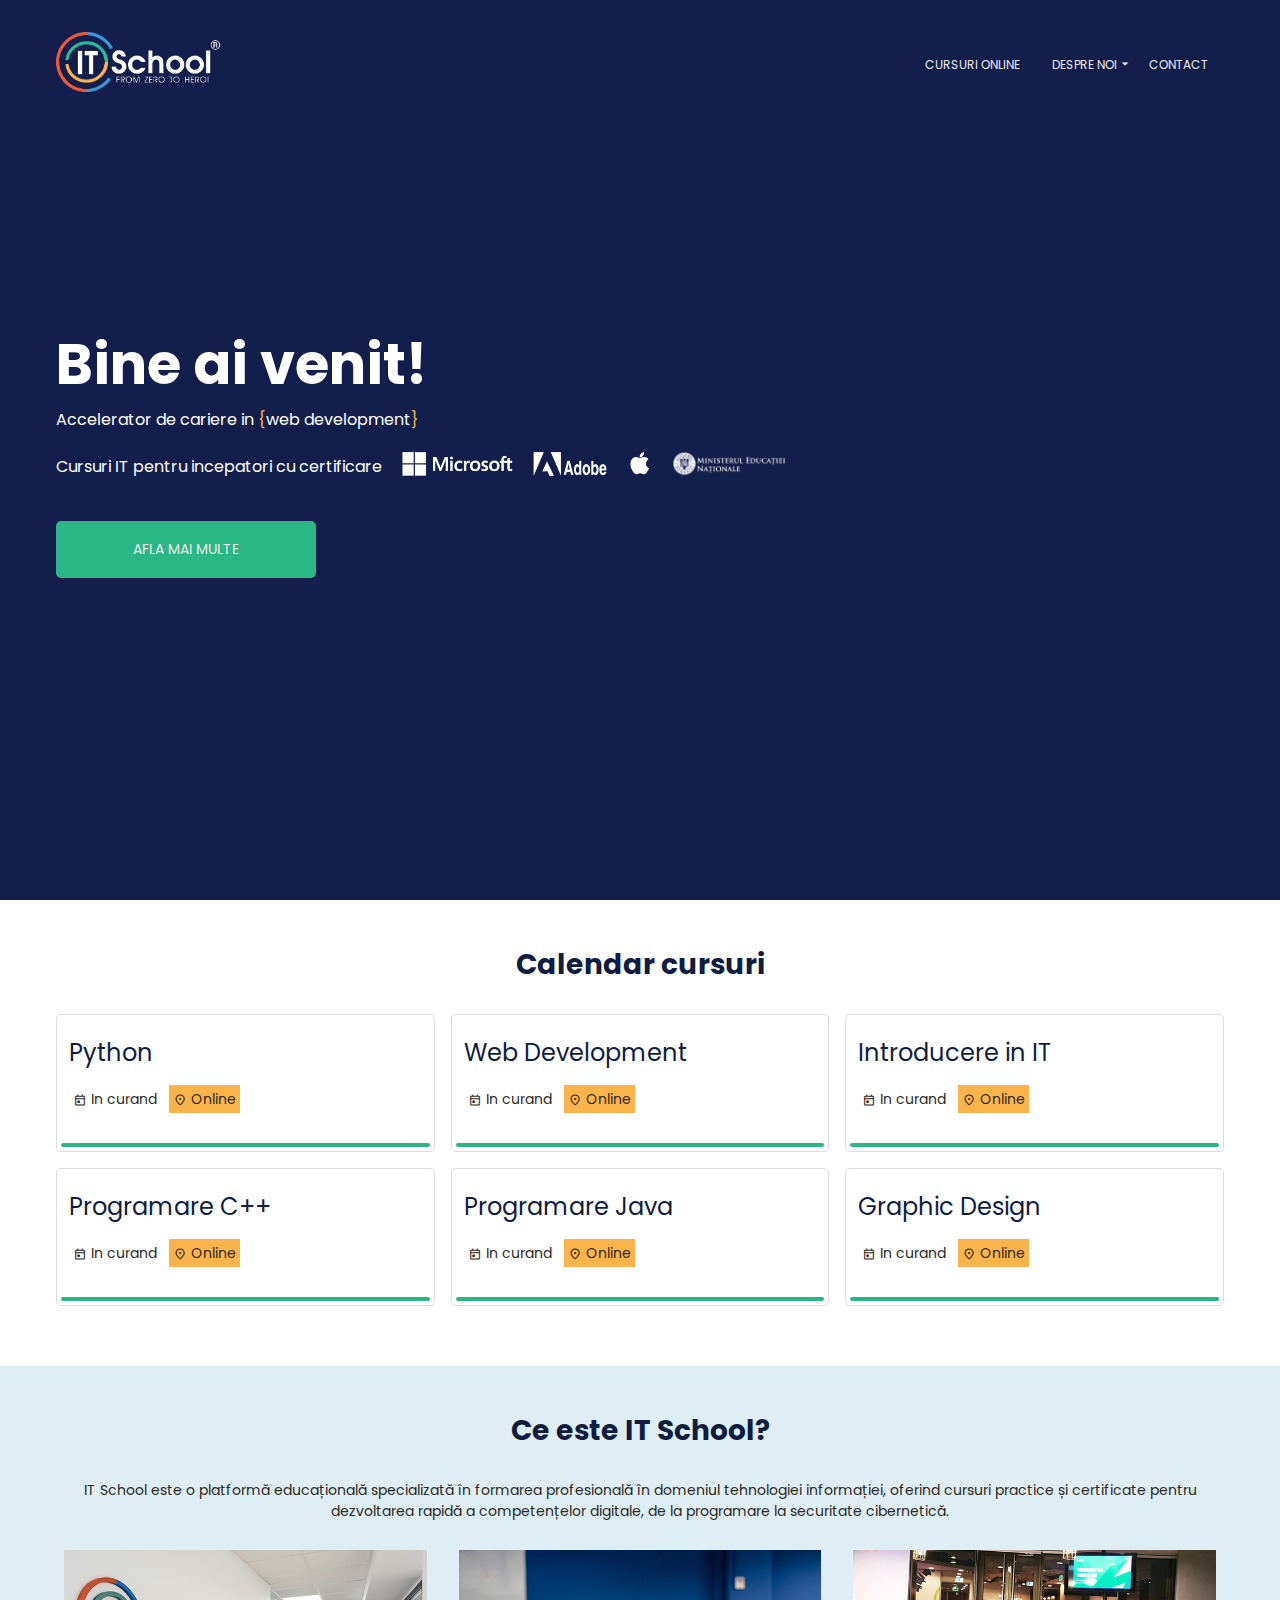
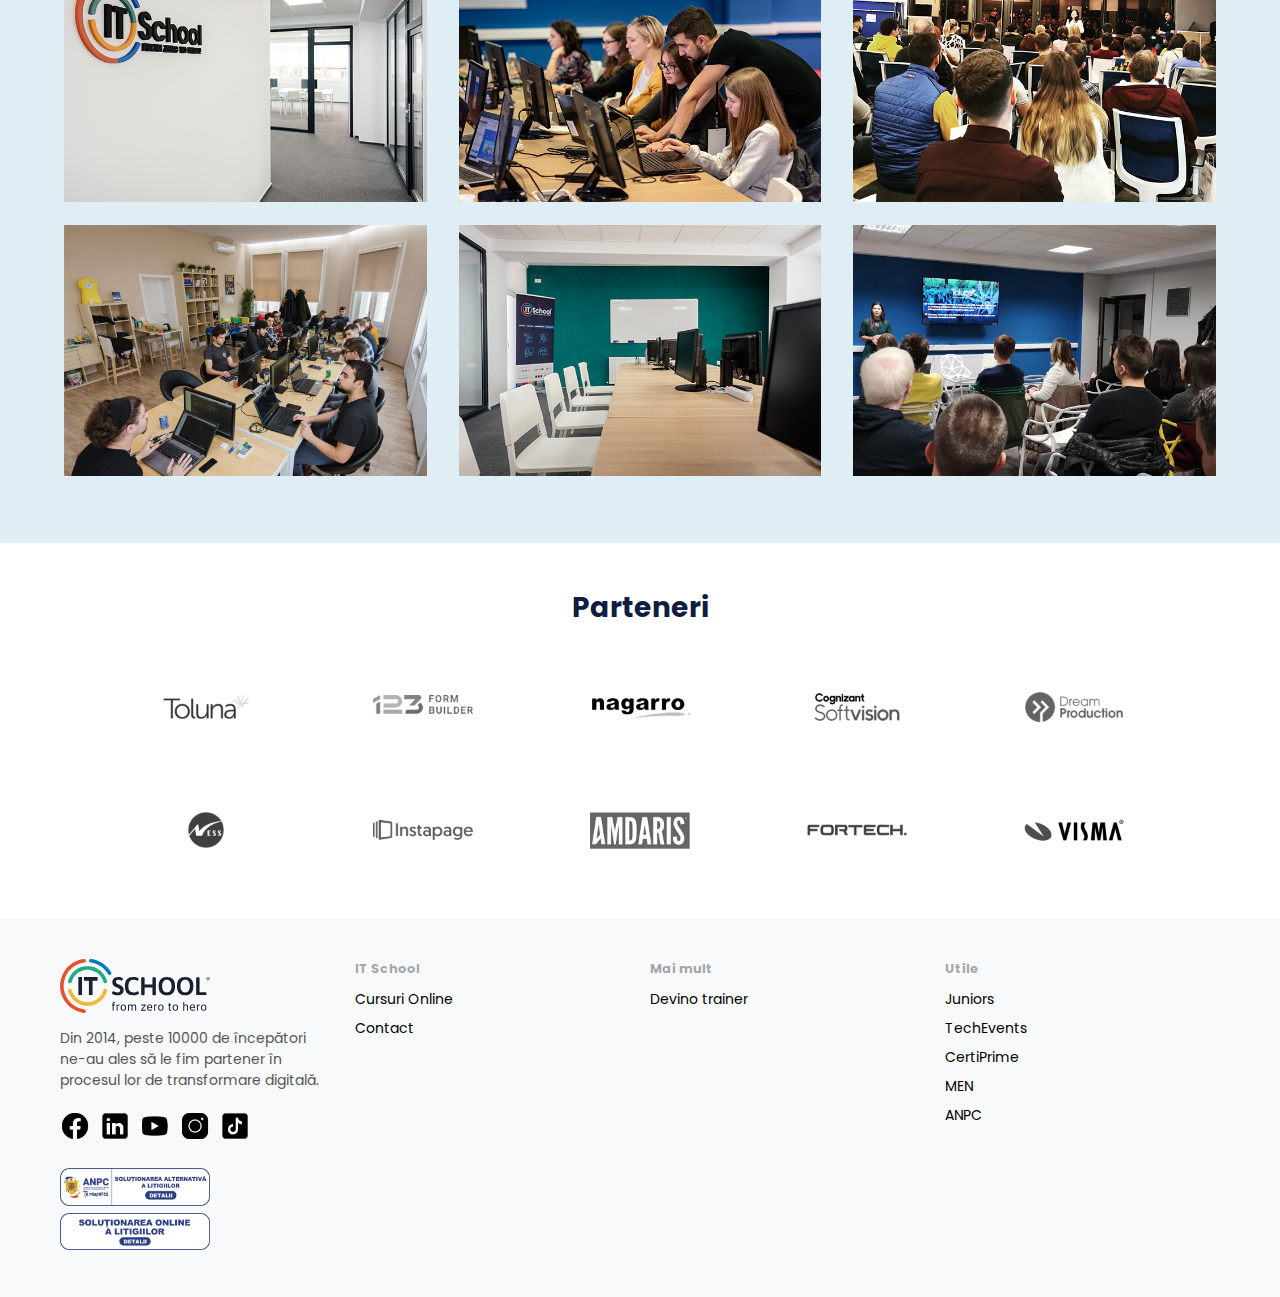
<file: IT School Clone/index.html>
<!DOCTYPE html>
<html lang="en">
<head>
    <meta charset="UTF-8">
    <meta name="viewport" content="width=device-width, initial-scale=1.0">
    <title>Clona IT School</title>
    <!-- Adaugam meta pt Google -->
     <meta name="description" content="O replica a site-ului it school" />

    <!-- Includem font-urile pt prima oara -->
     <link rel="preconnect" href="https://fonts.googleapis.com" />
     <link rel="preconnect" href="https://fonts.gstatic.com" crossorigin/>
     <link
     href="https://fonts.googleapis.com/css2?family=Poppins:ital,wght@0,400;0,700;1,400&display=swap"
     rel="stylesheet"
   />

   <!-- pentru iconite -->
   <link
   rel="stylesheet"
   href="https://fonts.googleapis.com/css2?family=Material+Symbols+Outlined:opsz,wght,FILL,GRAD@24,400,0,0"
 />
 
 <!-- includem CSS-urile noastre -->
  <link rel="stylesheet" href="css/main.css" />
  <link rel="stylesheet" href="css/home.css" />

</head>
<body>
<nav>
  <div class="container">

  
<a href="index.html" class="logo-link">
  <img src="img/itschool-logo.png" alt="itschool logo"/>
</a>
<div class="menu-icon-container">
  <span class="material-symbols-outlined menu-icon"> menu </span>
  <input type="checkbox" />


<ul>
    <li>
       <a href="pages/courses.html"> Cursuri Online</a>
    </li>
    <li class="about-us">
        <a href="pages/about.html">
            Despre noi
            <span class="material-symbols-outlined arrow-down-icon">
              arrow_drop_down
            </span>
        </a>
     <div class="submenu">
      <a href="index.html">IT School</a>
      <a href="pages/about.html">Despre noi</a>
     </div>

    </li>
    <li>
        <a href="pages/contact.html"> Contact</a>
     </li>

</ul>
</div>
</div>

</nav>
<main>
<section class="welcome">
  <div class="container">
   <h1>Bine ai venit!</h1>
   <p>
    Accelerator de cariere in <span>{</span>web development<span>}</span>
   </p>
   <p>
    Cursuri IT pentru incepatori cu certificare
    <img src="img/microsoft.png" alt="Microsoft" />
    <img src="img/adobe.png" alt="Adobe" />
    <img src="img/apple.png" alt="Apple" />
    <img src="img/minister.png" alt="Ministerul Educatiei" />

   </p>

    <a href="pages/courses.html" target="_blank">Afla mai multe</a>

  </div>
</section>


<section class="courses">
  <div class="container grid">
    <h2>Calendar cursuri</h2>
    <div class="courses-container">
    <!-- fiecare curs are aceeasi structura -->
     <div class="course-wrapper">
     <div class="course">
      <div class="content">
        <h3>Python</h3>
        <div class="badges">
          <span class="date">
            <span class="material-symbols-outlined"> today</span>
            <span> In curand</span>
          </span>
          <span class="place">
            <span class="material-symbols-outlined">
              location_on
            </span>
            <span>Online</span>
          </span>


        </div>
      </div>
      <div class="bar"></div>
     </div>
     </div>


     <div class="course-wrapper">
      <div class="course">
       <div class="content">
         <h3>Web Development</h3>
         <div class="badges">
           <span class="date">
             <span class="material-symbols-outlined"> today</span>
             <span> In curand</span>
           </span>
           <span class="place">
             <span class="material-symbols-outlined">
               location_on
             </span>
             <span>Online</span>
           </span>
 
 
         </div>
       </div>
       <div class="bar"></div>
      </div>
      </div>

      <div class="course-wrapper">
        <div class="course">
         <div class="content">
           <h3>Introducere in IT</h3>
           <div class="badges">
             <span class="date">
               <span class="material-symbols-outlined"> today</span>
               <span> In curand</span>
             </span>
             <span class="place">
               <span class="material-symbols-outlined">
                 location_on
               </span>
               <span>Online</span>
             </span>
   
   
           </div>
         </div>
         <div class="bar"></div>
        </div>
        </div>

        <div class="course-wrapper">
          <div class="course">
           <div class="content">
             <h3>Programare C++</h3>
             <div class="badges">
               <span class="date">
                 <span class="material-symbols-outlined"> today</span>
                 <span> In curand</span>
               </span>
               <span class="place">
                 <span class="material-symbols-outlined">
                   location_on
                 </span>
                 <span>Online</span>
               </span>
     
     
             </div>
           </div>
           <div class="bar"></div>
          </div>
          </div>

          <div class="course-wrapper">
            <div class="course">
             <div class="content">
               <h3>Programare Java</h3>
               <div class="badges">
                 <span class="date">
                   <span class="material-symbols-outlined"> today</span>
                   <span> In curand</span>
                 </span>
                 <span class="place">
                   <span class="material-symbols-outlined">
                     location_on
                   </span>
                   <span>Online</span>
                 </span>
       
       
               </div>
             </div>
             <div class="bar"></div>
            </div>
            </div>
              
            <div class="course-wrapper">
              <div class="course">
               <div class="content">
                 <h3>Graphic Design</h3>
                 <div class="badges">
                   <span class="date">
                     <span class="material-symbols-outlined"> today</span>
                     <span> In curand</span>
                   </span>
                   <span class="place">
                     <span class="material-symbols-outlined">
                       location_on
                     </span>
                     <span>Online</span>
                   </span>
         
         
                 </div>
               </div>
               <div class="bar"></div>
              </div>
              </div>


    </div>
  </div>

</section>
<section class="who-we-are">
<div class="container grid">
  <h2>Ce este IT School?</h2>
  <p>
    IT School este o platformă educațională specializată în formarea profesională în domeniul tehnologiei informației, oferind cursuri practice și certificate pentru dezvoltarea rapidă a competențelor digitale, de la programare la securitate cibernetică.
  </p>
  <div class="images-container">
<div class="image-wrapper">
  <img src="img/about-us-1.jpeg" alt="" />
</div>
<div class="image-wrapper">
  <img src="img/about-us-2.jpeg" alt="" />
</div>
<div class="image-wrapper">
  <img src="img/about-us-3.jpeg" alt="" />
</div>
<div class="image-wrapper">
  <img src="img/about-us-4.jpeg" alt="" />
</div>
<div class="image-wrapper">
  <img src="img/about-us-5.jpeg" alt="" />
</div>
<div class="image-wrapper">
  <img src="img/about-us-6.jpeg" alt="" />
    </div>
  </div>
</div>
</section>


<section class="partners">
  <div class="container">
    <h2>Parteneri</h2>
    <div class="partners-container">
    <div class="image-wrapper">
     <img src="img/toluna.png" alt="Toluna" />
    </div>
    <div class="image-wrapper">
      <img src="img/123formbuilder.png" alt="123frombuilder" />
     </div>
     <div class="image-wrapper">
      <img src="img/nagarro.png" alt="nagarro" />
     </div>
     <div class="image-wrapper">
      <img src="img/cognizant.png" alt="Cognizant" />
     </div>
     <div class="image-wrapper">
      <img src="img/dreamproduction.png" alt="Dream Production" />
     </div>
     <div class="image-wrapper">
      <img src="img/ness.png" alt="Ness" />
     </div>
     <div class="image-wrapper">
      <img src="img/instapage.png" alt="Instapage" />
     </div>
     <div class="image-wrapper">
      <img src="img/amdaris.png" alt="Amdaris" />
     </div>
     <div class="image-wrapper">
      <img src="img/fortech.png" alt="Fortech" />
     </div>
     <div class="image-wrapper">
      <img src="img/visma.png" alt="Visma" />
     </div>
    </div>
  </div>
</section>
</main>


<footer>
  <div class="footer-container">
    <div class="first-f">
      <img src="img/logo-2.svg" alt="ITSchool logo" class="footer-logo">
      <p>Din 2014, peste 10000 de începători ne-au ales să le fim partener în procesul lor de transformare digitală.</p>
      <div class="social-media">
        <a href="https://www.facebook.com/itschool.ro/" target="_blank"><img src="social-media-img/facebook-icon.png" alt="Facebook"></a>
        <a href="https://www.linkedin.com/company/itschoolro" target="_blank"><img src="social-media-img/LinkedIn-icon.png" alt="LinkedIn"></a>
        <a href="https://www.youtube.com/channel/UCrnVBDc5n5bPwgKxOTBnEkA" target="_blank"><img src="social-media-img/youtube-icon.png" alt="YouTube"></a>
        <a href="https://www.instagram.com/itschoolro/" target="_blank"><img src="social-media-img/instagram-icon.png" alt="Instagram"></a>
        <a href="https://www.tiktok.com/@itschoolro" target="_blank"><img src="social-media-img/tiktok-icon.png" alt="TikTok"></a>
      </div>
      <div class="logos">
        <a href="https://anpc.ro/ce-este-sal/" target="_blank"><img src="img/anpc-logo-1.webp" alt="ANPC"></a>
        <a href="https://ec.europa.eu/consumers/odr/" target="_blank"><img src="img/anpc-logo-2.png" alt="ANPC"></a>
      </div>
    </div>

    <div class="footer-links">
      <h3>IT School</h3>
      <ul>
        <li><a href="pages/courses.html">Cursuri Online</a></li>
        <li><a href="pages/contact.html">Contact</a></li>
      </ul>
    </div>

    <div class="footer-links">
      <h3>Mai mult</h3>
      <ul>
        <li><a href="https://itschoolromania.typeform.com/trainer?typeform-source=www.itschool.ro">Devino trainer</a></li>
      </ul>
    </div>

    <div class="footer-links">
      <h3>Utile</h3>
      <ul>
        <li><a href="https://www.juniors.ro/" target="_blank">Juniors</a></li>
        <li><a href="https://www.techevents.ro/" target="_blank">TechEvents</a></li>
        <li><a href="https://www.certiprime.ro/" target="_blank">CertiPrime</a></li>
        <li><a href="https://www.edu.ro/" target="_blank">MEN</a></li>
        <li><a href="https://anpc.ro/" target="_blank">ANPC</a></li>
      </ul>
    </div>
  </div>
</footer>
    
</body>
</html>
</file>
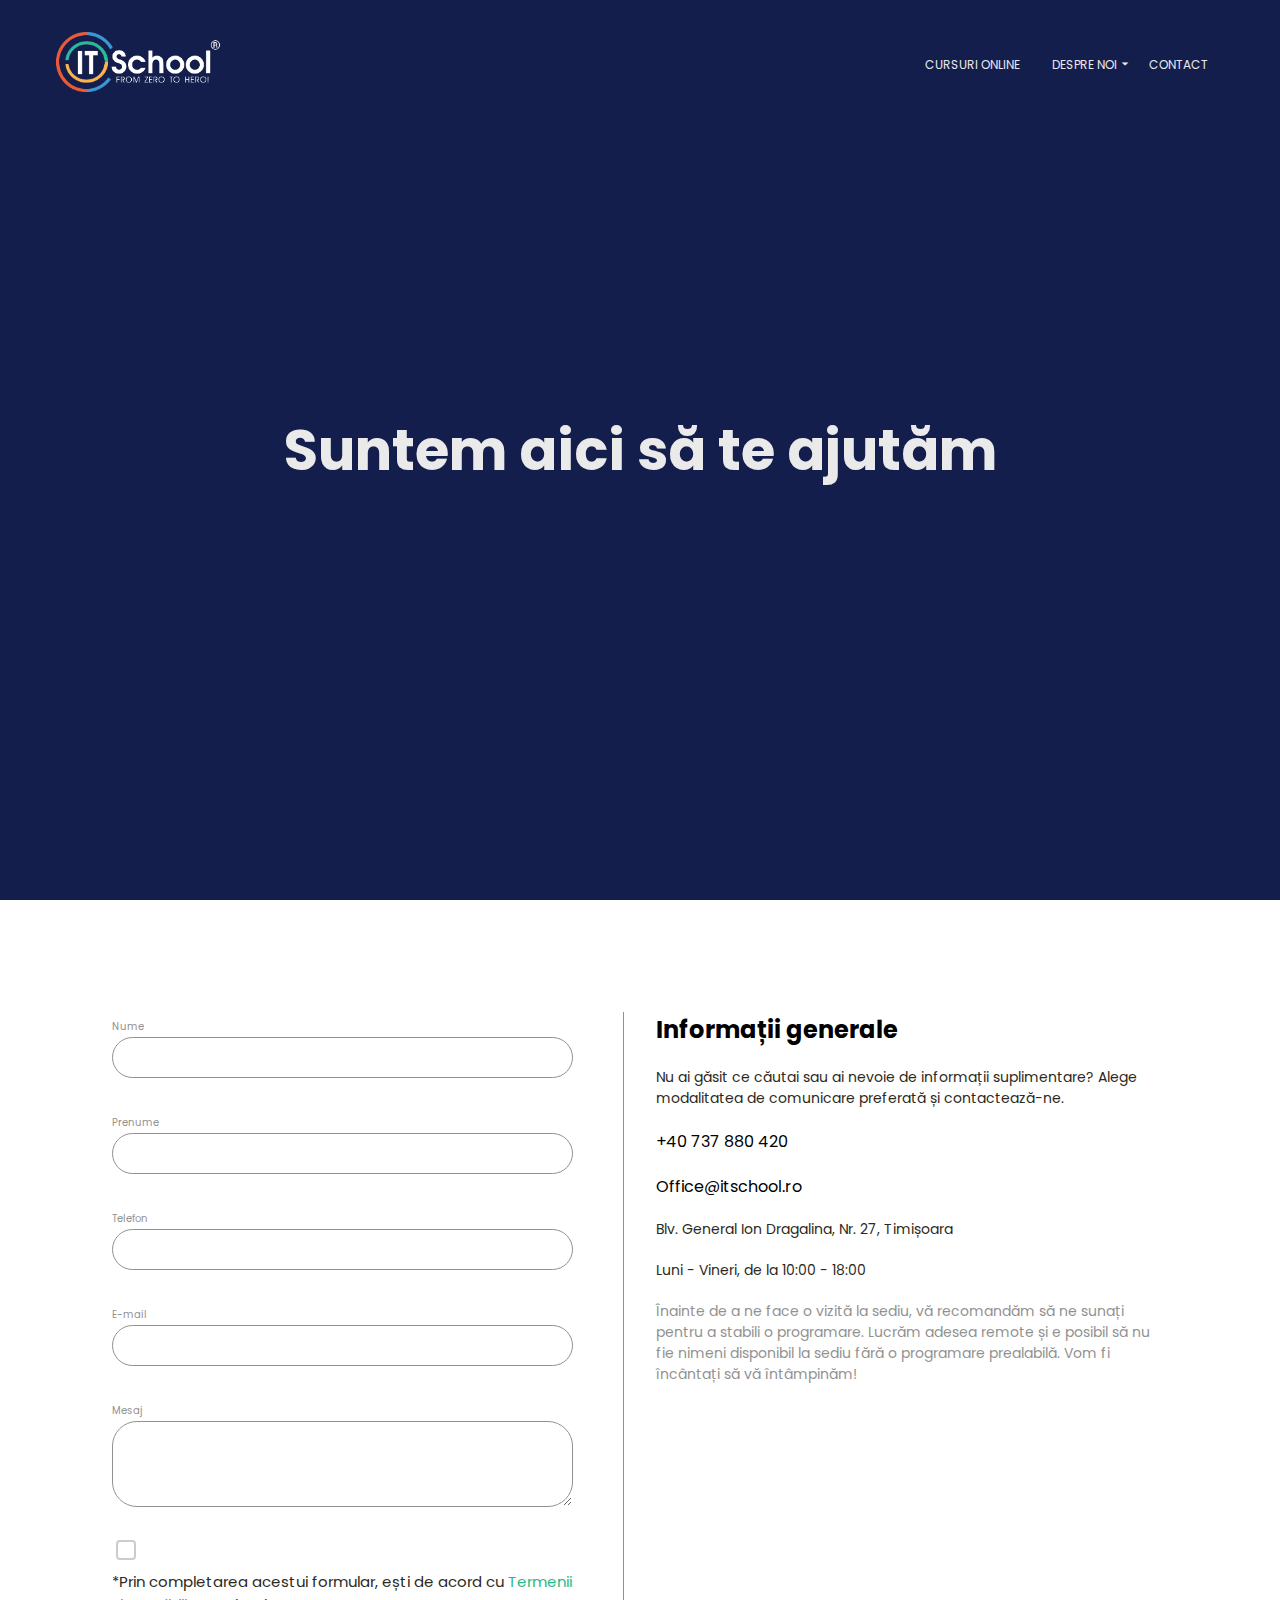
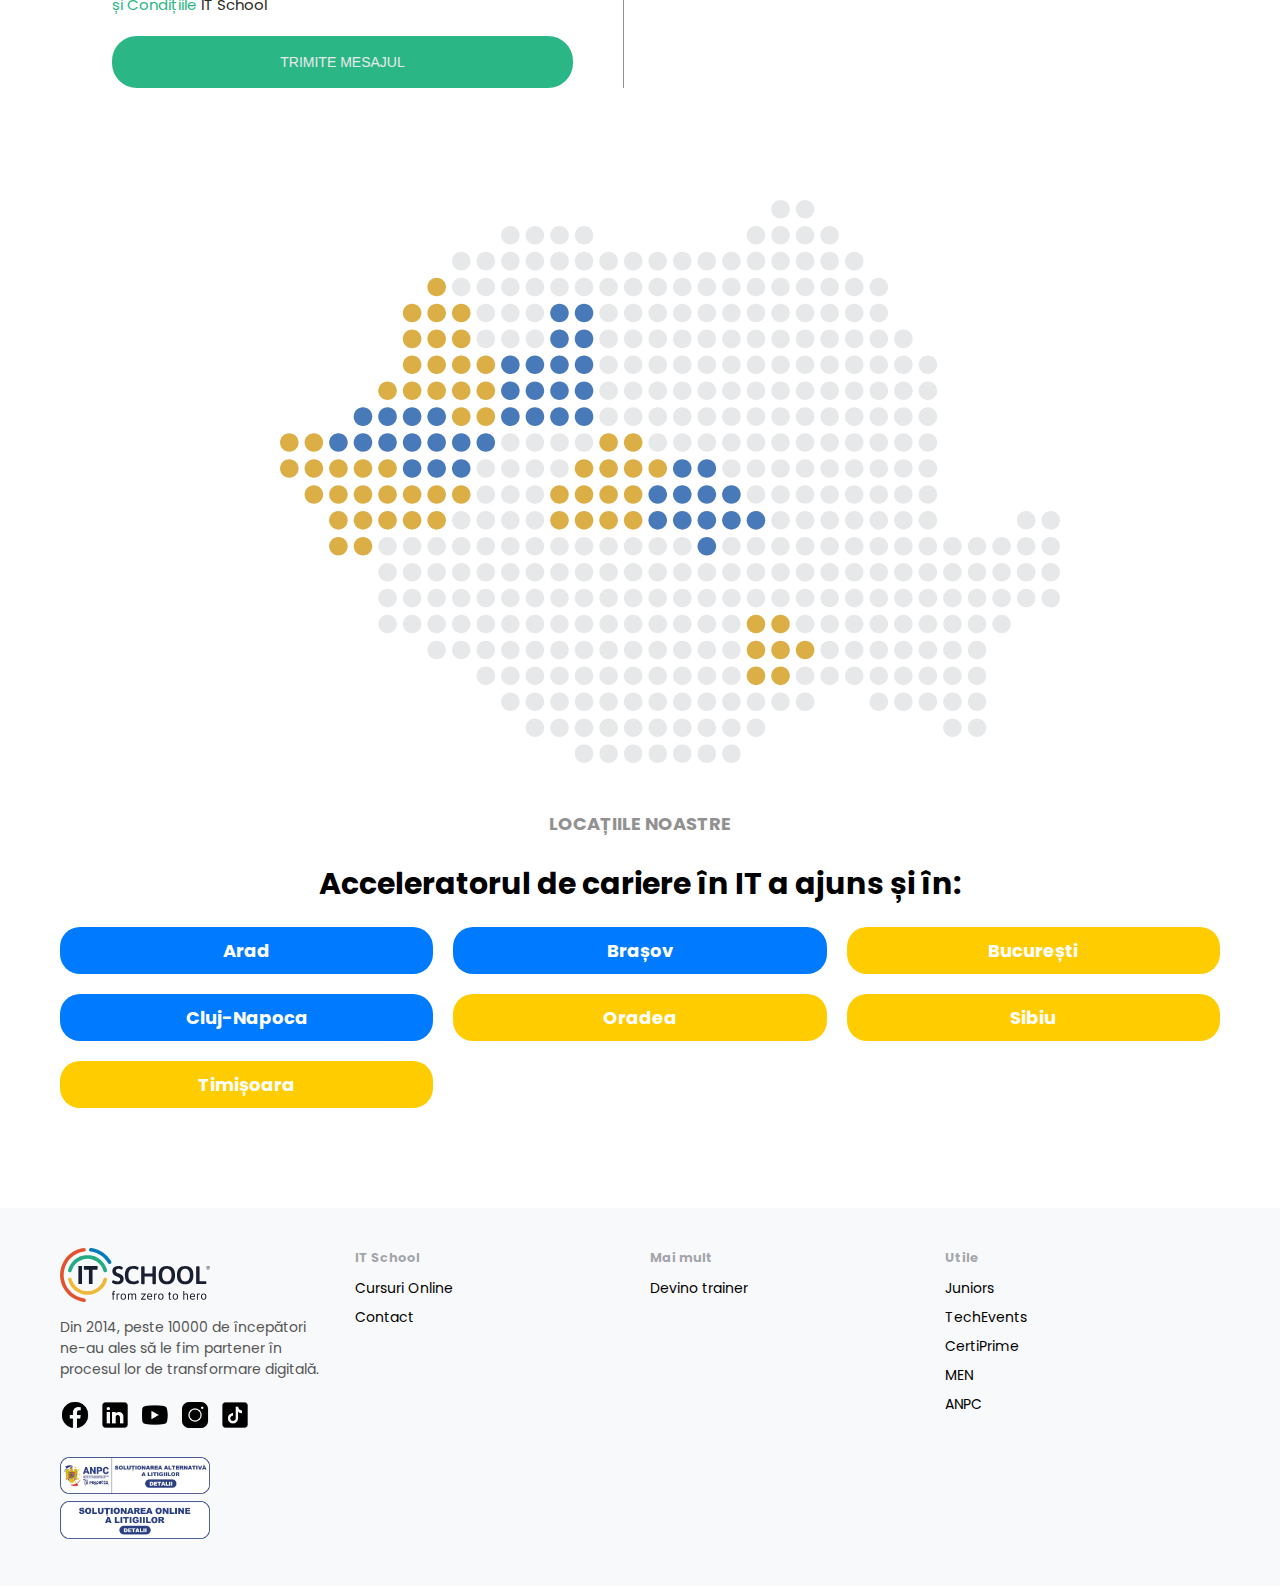
<file: IT School Clone/pages/contact.html>
<!DOCTYPE html>
<html lang="en">

<head>
  <meta charset="UTF-8">
  <meta name="viewport" content="width=device-width, initial-scale=1.0">
  <title>Clona It School</title>
  <!-- Adaugam meta pt google -->
  <meta name="description" content="O replica a site-ului it school" />
  <!-- Includem font-urile pt prima oare -->
  <link rel="preconnect" href="https://fonts.googleapis.com" />
  <link rel="preconnect" href="https://fonts.gstatic.com" crossorigin />
  <link href="https://fonts.googleapis.com/css2?family=Poppins:ital,wght@0,400;0,700;1,400&display=swap"
    rel="stylesheet" />
  <!-- Pentru iconite -->
  <link rel="stylesheet"
    href="https://fonts.googleapis.com/css2?family=Material+Symbols+Outlined:opsz,wght,FILL,GRAD@24,400,0,0" />
  <!-- Includem css-urile noastre  -->
  <link rel="stylesheet" href="../css/main.css" />
  <link rel="stylesheet" href="../css/contact.css" />
</head>

<body>
   <!-- Includem Navigatia -->
  <nav>
    <div class="container">
    <a href="../index.html" class="logo-link">
      <img src="../img/logo-1.png" alt="itschool logo" />
    </a>
    <div class="menu-icon-container">
      <span class="material-symbols-outlined menu-icon"> menu </span>
      <input type="checkbox" />
    <ul>
      <li>
        <a href="../pages/courses.html">Cursuri Online</a>
      </li>

      <li class="about-us">
        <a href="../pages/about.html">
          Despre noi
          <span class="material-symbols-outlined arrow-down-icon">
            arrow_drop_down
          </span>
        </a>
        <div class="submenu">
          <a href="../index.html">IT School</a>
          <a href="../pages/about.html">Despre Noi</a>
        </div>
      </li>

      <li>
        <a href="contact.html">Contact</a>
      </li>
    </ul>
  </div>
</div>
</nav>



  <!-- Titlul -->

  <div class="Title-contact">
    <h1>Suntem aici să te ajutăm</h1>
  </div>
  <main>


    <section class="contact-info">
    <!-- Formularul -->

    <form>
      <div class="form-section">
        <label for="first-name" class="first-name">Nume</label>
        <input type="text" id="first-name" name="first-name" required>
        <label for="last-name">Prenume</label>
        <input type="text" id="last-name" name="last-name" required>
        <label for="phone-number">Telefon</label>
        <input type="tel" id="phone-number" name="phone-number" required>
        <label for="e-mail">E-mail</label>
        <input type="email" id="e-mail" name="e-mail" required>
        <label for="message">Mesaj</label>
        <textarea id="message" name="message" rows="4" cols="50" required></textarea>
        <input type="checkbox" id="terms-and-condition" name="terms-and-condition" value="accept" required />
        <label for="terms-and-condition" class="terms-and-condition-text"><p class="terms-paragraf">*Prin completarea acestui formular, ești de acord cu <a href="https://www.itschool.ro/termeni-si-conditii" target="_blank"> Termenii și Condițiile </a> IT School</p></label>
        <input type="submit" value="Trimite mesajul" class="button" />
      </div>
    </form>


    <!-- Sectiunea datelor -->

    <div class="info-section">
      <h3>Informații generale</h3>
      <p>Nu ai găsit ce căutai sau ai nevoie de informații suplimentare? Alege modalitatea de comunicare preferată și contactează-ne.</p>
      <a href="tel:+40737880420">+40 737 880 420</a>
      <a href="mailto:office@itschool.ro">Office@itschool.ro</a>
      <p>Blv. General Ion Dragalina, Nr. 27, Timișoara</p>
      <p>Luni - Vineri, de la 10:00 - 18:00</p>
      <p class="under-text">Înainte de a ne face o vizită la sediu, vă recomandăm să ne sunați pentru a stabili o programare. Lucrăm adesea remote și e posibil să nu fie nimeni disponibil la sediu fără o programare prealabilă. Vom fi încântați să vă întâmpinăm!</p>
    </div>
  </section>



<!-- Sectiunea locatiilor IT School -->

  <section class="IT-School-locations">
    <img src="../img/ITSchool-locations.svg" alt="Harta IT School">
    <div class="locations-container">
      <h2>LOCAȚIILE NOASTRE</h2>
      <h3>Acceleratorul de cariere în IT a ajuns și în:</h3>
      <div class="locations">
          <div class="location blue">Arad</div>
          <div class="location blue">Brașov</div>
          <div class="location yellow">București</div>
          <div class="location blue">Cluj-Napoca</div>
          <div class="location yellow">Oradea</div>
          <div class="location yellow">Sibiu</div>
          <div class="location yellow">Timișoara</div>
      </div>
  </div>

  </section>

  </main>




  <footer>
    <div class="footer-container">
      <div class="first-f">
        <img src="../img/logo-2.svg" alt="ITSchool logo" class="footer-logo">
        <p>Din 2014, peste 10000 de începători ne-au ales să le fim partener în procesul lor de transformare digitală.</p>
        <div class="social-media">
          <a href="https://www.facebook.com/itschool.ro/" target="_blank"><img src="../social-media-img/facebook-icon.png" alt="Facebook"></a>
          <a href="https://www.linkedin.com/company/itschoolro" target="_blank"><img src="../social-media-img/LinkedIn-icon.png" alt="LinkedIn"></a>
          <a href="https://www.youtube.com/channel/UCrnVBDc5n5bPwgKxOTBnEkA" target="_blank"><img src="../social-media-img/youtube-icon.png" alt="YouTube"></a>
          <a href="https://www.instagram.com/itschoolro/" target="_blank"><img src="../social-media-img/instagram-icon.png" alt="Instagram"></a>
          <a href="https://www.tiktok.com/@itschoolro" target="_blank"><img src="../social-media-img/tiktok-icon.png" alt="TikTok"></a>
        </div>
        <div class="logos">
          <a href="https://anpc.ro/ce-este-sal/" target="_blank"><img src="../img/anpc-logo-1.webp" alt="ANPC"></a>
          <a href="https://ec.europa.eu/consumers/odr/" target="_blank"><img src="../img/anpc-logo-2.png" alt="ANPC"></a>
        </div>
      </div>
  
      <div class="footer-links">
        <h3>IT School</h3>
        <ul>
          <li><a href="../pages/courses.html">Cursuri Online</a></li>
          <li><a href="../pages/contact.html">Contact</a></li>
        </ul>
      </div>
  
      <div class="footer-links">
        <h3>Mai mult</h3>
        <ul>
          <li><a href="https://itschoolromania.typeform.com/trainer?typeform-source=www.itschool.ro">Devino trainer</a></li>
        </ul>
      </div>
  
      <div class="footer-links">
        <h3>Utile</h3>
        <ul>
          <li><a href="https://www.juniors.ro/" target="_blank">Juniors</a></li>
          <li><a href="https://www.techevents.ro/" target="_blank">TechEvents</a></li>
          <li><a href="https://www.certiprime.ro/" target="_blank">CertiPrime</a></li>
          <li><a href="https://www.edu.ro/" target="_blank">MEN</a></li>
          <li><a href="https://anpc.ro/" target="_blank">ANPC</a></li>
        </ul>
      </div>
    </div>
  </footer>

</body>

</html>
</file>
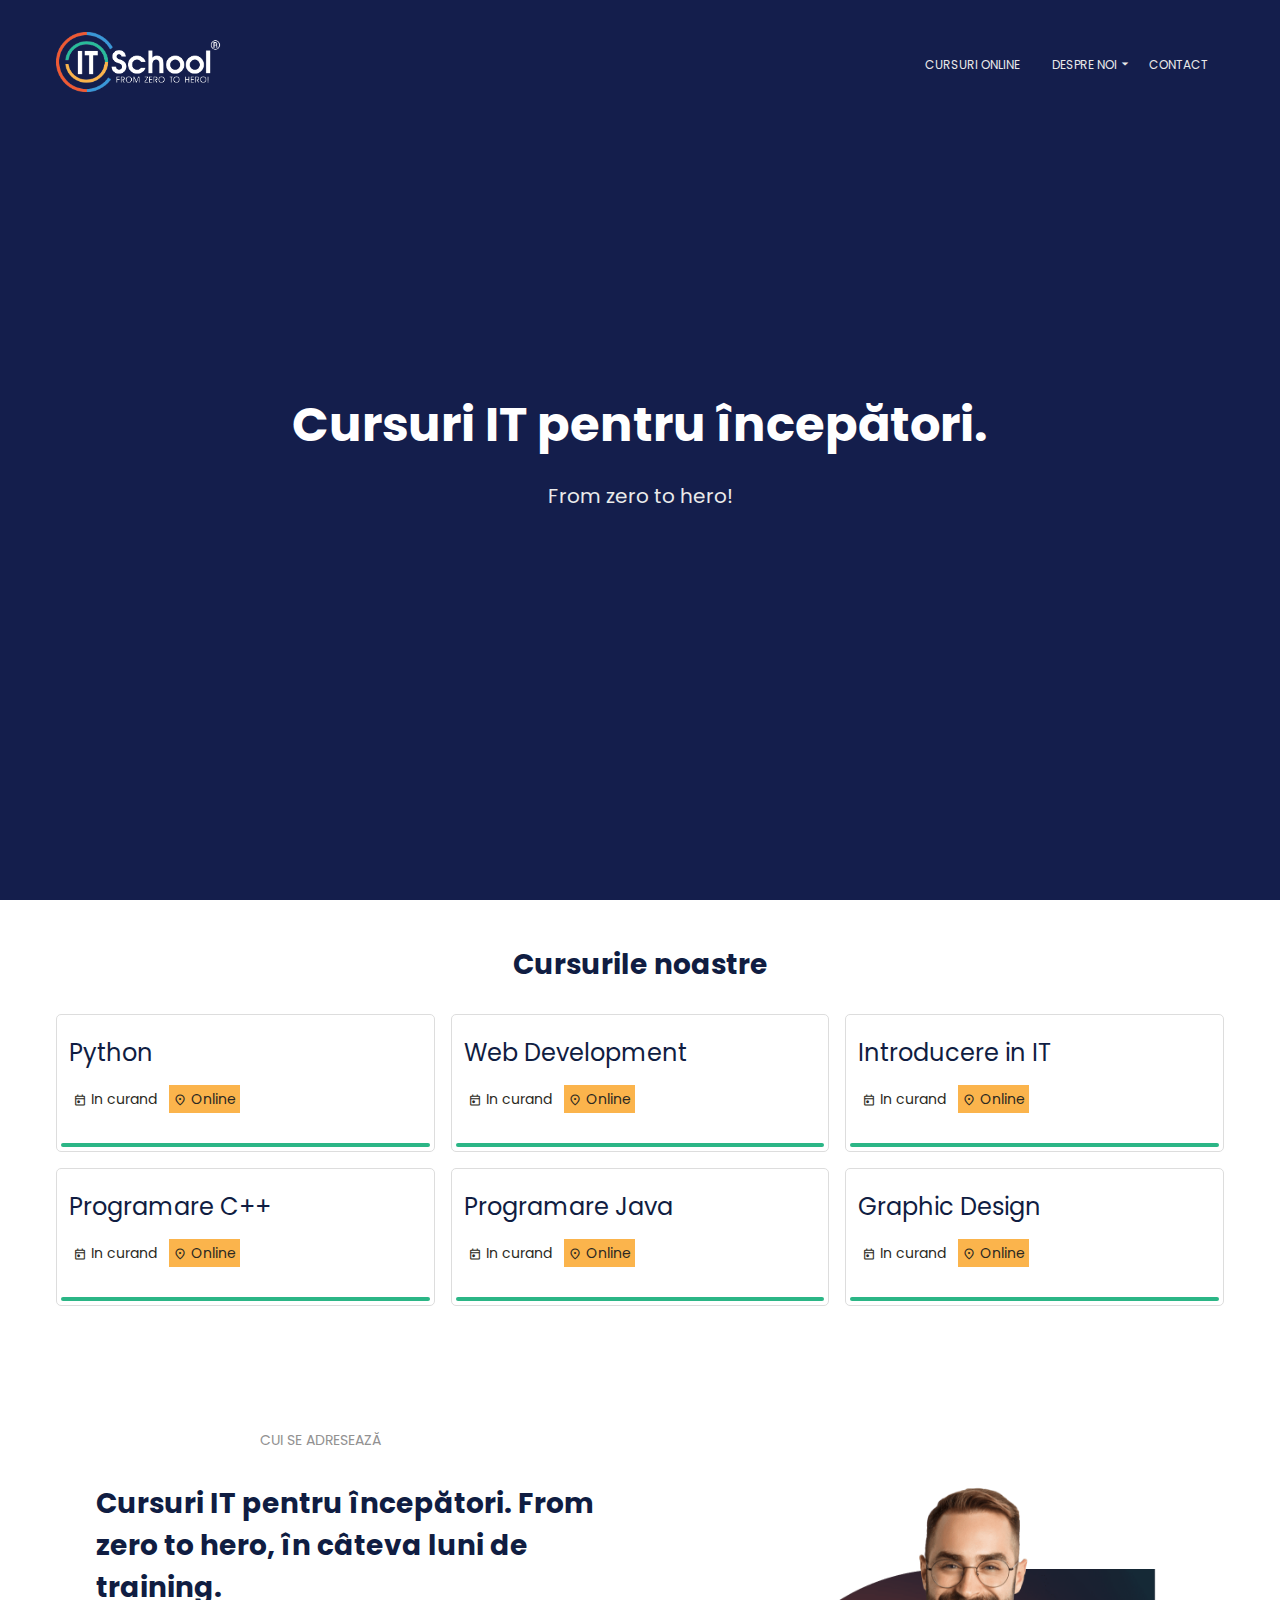
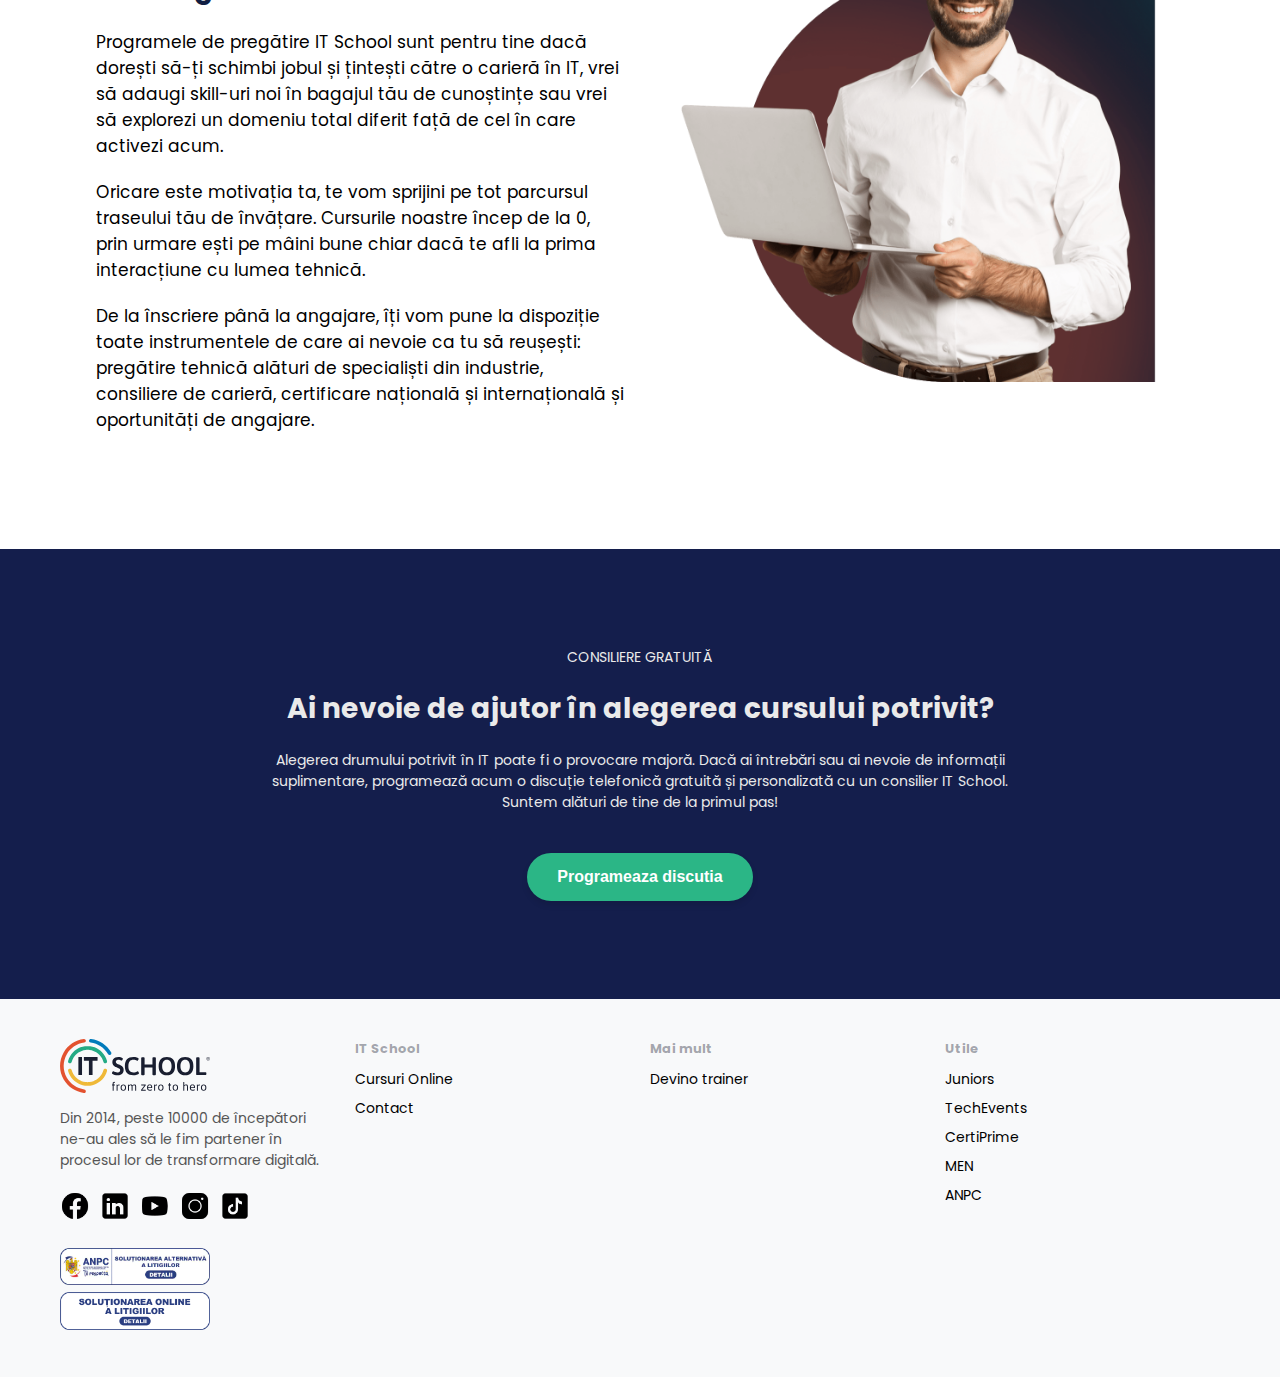
<file: IT School Clone/pages/courses.html>
<!DOCTYPE html>
<html lang="en">
<head>
    <meta charset="UTF-8">
    <meta name="viewport" content="width=device-width, initial-scale=1.0">
    <title>Clona It School</title>
    <!-- Adaugam meta pt google -->
    <meta name="description" content="O replica a site-ului it school" />
    <!-- Includem font-urile pt prima oare -->
    <link rel="preconnect" href="https://fonts.googleapis.com" />
    <link rel="preconnect" href="https://fonts.gstatic.com" crossorigin />
    <link href="https://fonts.googleapis.com/css2?family=Poppins:ital,wght@0,400;0,700;1,400&display=swap"
      rel="stylesheet" />
    <!-- Pentru iconite -->
    <link rel="stylesheet"
      href="https://fonts.googleapis.com/css2?family=Material+Symbols+Outlined:opsz,wght,FILL,GRAD@24,400,0,0" />
    <!-- Includem css-urile noastre  -->
    <link rel="stylesheet" href="../css/main.css" />
    <link rel="stylesheet" href="../css/courses.css" />
</head>
<body>
    <!-- Includem Navigatia -->
    <nav>
        <div class="container">
        <a href="../index.html" class="logo-link">
          <img src="../img/logo-1.png" alt="itschool logo" />
        </a>
        <div class="menu-icon-container">
          <span class="material-symbols-outlined menu-icon"> menu </span>
          <input type="checkbox" />
        <ul>
          <li>
            <a href="../pages/courses.html">Cursuri Online</a>
          </li>
    
          <li class="about-us">
            <a href="../pages/about.html">
              Despre noi
              <span class="material-symbols-outlined arrow-down-icon">
                arrow_drop_down
              </span>
            </a>
            <div class="submenu">
              <a href="../index.html">IT School</a>
              <a href="../pages/about.html">Despre Noi</a>
            </div>
          </li>
    
          <li>
            <a href="contact.html">Contact</a>
          </li>
        </ul>
      </div>
    </div>
    </nav>


<!-- Sectiunea titlului -->
<div class="Title-courses">
    <div class="block-title">
    <h1>Cursuri IT pentru începători.</h1>
    <p>From zero to hero!</p>
    </div>
  </div>


  <main>
  
   <!-- courses section  -->
</section>


<section class="courses">
  <div class="container grid">
    <h2>Cursurile noastre</h2>
    <div class="courses-container">
    <!-- fiecare curs are aceeasi structura -->
     <div class="course-wrapper">
     <div class="course">
      <div class="content">
        <h3>Python</h3>
        <div class="badges">
          <span class="date">
            <span class="material-symbols-outlined"> today</span>
            <span> In curand</span>
          </span>
          <span class="place">
            <span class="material-symbols-outlined">
              location_on
            </span>
            <span>Online</span>
          </span>


        </div>
      </div>
      <div class="bar"></div>
     </div>
     </div>


     <div class="course-wrapper">
      <div class="course">
       <div class="content">
         <h3>Web Development</h3>
         <div class="badges">
           <span class="date">
             <span class="material-symbols-outlined"> today</span>
             <span> In curand</span>
           </span>
           <span class="place">
             <span class="material-symbols-outlined">
               location_on
             </span>
             <span>Online</span>
           </span>
 
 
         </div>
       </div>
       <div class="bar"></div>
      </div>
      </div>

      <div class="course-wrapper">
        <div class="course">
         <div class="content">
           <h3>Introducere in IT</h3>
           <div class="badges">
             <span class="date">
               <span class="material-symbols-outlined"> today</span>
               <span> In curand</span>
             </span>
             <span class="place">
               <span class="material-symbols-outlined">
                 location_on
               </span>
               <span>Online</span>
             </span>
   
   
           </div>
         </div>
         <div class="bar"></div>
        </div>
        </div>

        <div class="course-wrapper">
          <div class="course">
           <div class="content">
             <h3>Programare C++</h3>
             <div class="badges">
               <span class="date">
                 <span class="material-symbols-outlined"> today</span>
                 <span> In curand</span>
               </span>
               <span class="place">
                 <span class="material-symbols-outlined">
                   location_on
                 </span>
                 <span>Online</span>
               </span>
     
     
             </div>
           </div>
           <div class="bar"></div>
          </div>
          </div>

          <div class="course-wrapper">
            <div class="course">
             <div class="content">
               <h3>Programare Java</h3>
               <div class="badges">
                 <span class="date">
                   <span class="material-symbols-outlined"> today</span>
                   <span> In curand</span>
                 </span>
                 <span class="place">
                   <span class="material-symbols-outlined">
                     location_on
                   </span>
                   <span>Online</span>
                 </span>
       
       
               </div>
             </div>
             <div class="bar"></div>
            </div>
            </div>
              
            <div class="course-wrapper">
              <div class="course">
               <div class="content">
                 <h3>Graphic Design</h3>
                 <div class="badges">
                   <span class="date">
                     <span class="material-symbols-outlined"> today</span>
                     <span> In curand</span>
                   </span>
                   <span class="place">
                     <span class="material-symbols-outlined">
                       location_on
                     </span>
                     <span>Online</span>
                   </span>
         
         
                 </div>
               </div>
               <div class="bar"></div>
              </div>
              </div>
    </div>
  </div>
</section>

<!-- Sectiunea datelor -->
<section class="details">
<p class="upper-text">CUI SE ADRESEAZĂ</p>
<div class="container">
  <div class="text-details">
    <h2>Cursuri IT pentru începători. From zero to hero, în câteva luni de training.</h2>
    <p>Programele de pregătire IT School sunt pentru tine dacă dorești să-ți schimbi jobul și țintești către o carieră în IT, vrei să adaugi skill-uri noi în bagajul tău de cunoștințe sau vrei să explorezi un domeniu total diferit față de cel în care activezi acum.</p>

    <p>Oricare este motivația ta, te vom sprijini pe tot parcursul traseului tău de învățare. Cursurile noastre încep de la 0, prin urmare ești pe mâini bune chiar dacă te afli la prima interacțiune cu lumea tehnică.</p>

     <p>De la înscriere până la angajare, îți vom pune la dispoziție toate instrumentele de care ai nevoie ca tu să reușești: pregătire tehnică alături de specialiști din industrie, consiliere de carieră, certificare națională și internațională și oportunități de angajare.</p>
  </div>
  <div class="image-details">
    <img src="../img/person-1.png" alt="">
  </div>
</div>
</section>

<!-- Sectiunea ajutor -->
<section class="help-section">
  <div class="help-content">
    <p class="upper-text">CONSILIERE GRATUITĂ</p>
    <h2>Ai nevoie de ajutor în alegerea cursului potrivit?</h2>
    <p>Alegerea drumului potrivit în IT poate fi o provocare majoră. Dacă ai întrebări sau ai nevoie de informații suplimentare, programează acum o discuție telefonică gratuită și personalizată cu un consilier IT School. Suntem alături de tine de la primul pas!</p>
   <a href="https://calendly.com/adela-lucaciu/itschool-finalizarea-inscrierii?month=2024-10" target="_blank">
    <button class="submit">Programeaza discutia</button>
  </a> 
  </div>

</section>


</main>

<!-- Includem Footer-ul -->

    <footer>
        <div class="footer-container">
          <div class="first-f">
            <img src="../img/logo-2.svg" alt="ITSchool logo" class="footer-logo">
            <p>Din 2014, peste 10000 de începători ne-au ales să le fim partener în procesul lor de transformare digitală.</p>
            <div class="social-media">
              <a href="https://www.facebook.com/itschool.ro/" target="_blank"><img src="../social-media-img/facebook-icon.png" alt="Facebook"></a>
              <a href="https://www.linkedin.com/company/itschoolro" target="_blank"><img src="../social-media-img/LinkedIn-icon.png" alt="LinkedIn"></a>
              <a href="https://www.youtube.com/channel/UCrnVBDc5n5bPwgKxOTBnEkA" target="_blank"><img src="../social-media-img/youtube-icon.png" alt="YouTube"></a>
              <a href="https://www.instagram.com/itschoolro/" target="_blank"><img src="../social-media-img/instagram-icon.png" alt="Instagram"></a>
              <a href="https://www.tiktok.com/@itschoolro" target="_blank"><img src="../social-media-img/tiktok-icon.png" alt="TikTok"></a>
            </div>
            <div class="logos">
              <a href="https://anpc.ro/ce-este-sal/" target="_blank"><img src="../img/anpc-logo-1.webp" alt="ANPC"></a>
              <a href="https://ec.europa.eu/consumers/odr/" target="_blank"><img src="../img/anpc-logo-2.png" alt="ANPC"></a>
            </div>
          </div>
      
          <div class="footer-links">
            <h3>IT School</h3>
            <ul>
              <li><a href="../pages/courses.html">Cursuri Online</a></li>
              <li><a href="../pages/contact.html">Contact</a></li>
            </ul>
          </div>
      
          <div class="footer-links">
            <h3>Mai mult</h3>
            <ul>
              <li><a href="https://itschoolromania.typeform.com/trainer?typeform-source=www.itschool.ro">Devino trainer</a></li>
            </ul>
          </div>
      
          <div class="footer-links">
            <h3>Utile</h3>
            <ul>
              <li><a href="https://www.juniors.ro/" target="_blank">Juniors</a></li>
              <li><a href="https://www.techevents.ro/" target="_blank">TechEvents</a></li>
              <li><a href="https://www.certiprime.ro/" target="_blank">CertiPrime</a></li>
              <li><a href="https://www.edu.ro/" target="_blank">MEN</a></li>
              <li><a href="https://anpc.ro/" target="_blank">ANPC</a></li>
            </ul>
          </div>
        </div>
      </footer>
</body>
</html>
</file>
<file: IT School Clone/css/main.css>
/* Adaugam variabile */
:root {
    --text-primary: #101d42;
    --text-secondary: #fbb44c;
    --text-dark: #2b2922;
    --text-light: #eaeaea;
    --text-white: #ffffff;

    --bg-primary: #141e4c;
    --bg-secondary: #dfedf5;
    --bg-dark: #101d42;
    --bg-light: #ffffff;

    --button-color: #2bb686;

    --fs-large: 1rem;
    --fs-medium: 0.875rem;
    --fs-small: 0.75rem;

    --spacing-xl: 2.625rem;
    --spacing-large: 1.75rem;
    --spacing-medium: 1rem;
    --spacing-small: 0.5rem;
    --spacing-tiny: 0.25rem;

    --mobile-logo-height: 45px;
}

/* resetam proprietatile default */
* {
    box-sizing: border-box;
}

body,
h1,
h2,
h3,
p {
    margin: 0;
    padding: 0;

}

ul {
    list-style-type: none;
    margin: 0;
    padding: 0;
}

a {
    display: block;
    text-decoration: none;
}



/* webkit necesar pt mobil */
input[type="submit"] {
    -webkit-appearance: none;
    -moz-appearance: none;
    appearance: none;
    opacity: 1;
}



/* adaugam proprietati legate de font */

body {
    font-family: "Poppins", sans-serif;
}

h1 {
    font-size: 3.5rem;
}

h2 {
    font-size: 1.75rem;
}

h3 {
    font-size: 1.5rem;
}

p {
    font-size: var(--fs-medium);
}

/* adaugam proprietati legate de culori */
h1 {
    color: var(--text-light);
}

h2 {
    color: var(--text-primary);
}

h3 {
    color: var(--text-secondary);
}

p {
    color: var(--text-dark);
}

/* clase reutilizabile */
.container {
    max-width: 1200px;
    min-width: 320px;

    margin: auto;

    padding: var(--spacing-medium);
}

/* Layout */

body {
    display: flex;
    flex-direction: column;

    min-height: 100vh;
}

main {
    flex-grow: 1;
}


/* stilizarea nav-ului */
nav {
    position: fixed;
    top: 0;

    width: 100%;
    background-color: var(--bg-primary);

    z-index: 2;



    padding: var(--spacing-medium);
}

nav .container {
    display: flex;
    justify-content: space-between;
    align-items: center;
}

nav .logo-link {
    padding: 0;
}

nav img {
    width: auto;
    height: 60px;
}

nav .logo-link {
    padding: 0;
}

nav ul {
    display: flex;
}

nav li {
    position: relative;
}

nav a {
    font-size: var(--fs-small);
    /* transformam textul sa contina doar majuscule */
    text-transform: uppercase;

    color: var(--text-light);

    padding: var(--spacing-medium);
}

nav .arrow-down-icon {
    font-size: var(--fs-large);
    /* daca nu specificam top, left, right sau bottom , elementul va fi pozitionat automat, iar in acest caz il pozitioneaza fix cum trebuie */
    position: absolute;
}




/* meniul si checkboxul sunt necesare doar pt versiunea de mobil */

nav .menu-icon {
    color: var(--text-light);
    display: none;
}

nav input[type="checkbox"] {
    display: none;
}

nav a:hover {
    color: var(--text-secondary);
}

nav .submenu {
    /* initial submeniul nu este afisat. afisarea sa se face la hover pe parinte */
    display: none;
    position: absolute;
    top: calc(100% - var(--spacing-small));
    left: var(--spacing-medium);

    width: 10rem;
    padding: var(--spacing-tiny) 0;

    background-color: var(--bg-dark);
    z-index: 3;
}

nav .submenu a {
    padding: var(--spacing-tiny) var(--spacing-small);
}

/* atentie la acest selector! display:block se aplica pe lementul cu clasa submenu< doar atunci cand parintele cu clasa about us are hover! */

nav .about-us:hover .submenu {
    display: block;
}

/* stilizarea pt mobil */

@media (max-width: 768px) {
    nav img {
        height: var(--mobile-logo-height);
    }

    /* ascundem linkurile si afisam icontia de meniu, la pachet cu checkboxul
de asemenea, ascundem submeniul(intrucat am avea nevoide de JS ca sa il facem pe mobil) si iconita ce indica prezenta lui */
    nav ul {
        display: none;
    }

    nav .menu-icon {
        display: block;
    }

    nav .arrow-down-icon {
        display: none;
    }

    nav .about-us:hover .submenu {
        display: none;
    }

    nav .menu-icon-container {
        position: relative;
    }

    /* un nou tip de selector: selectam inputul care are ca atribut type="checkbox" */
    nav input[type="checkbox"] {
        display: block;
        /* practic punem checkboxul deasupra iconitei de meniu */
        position: absolute;
        top: 0;
        left: 0;

        height: 100%;
        width: 100%;
        /* atentie, opacity 0 ascunde vizual elementul, dar el este inca prezent pe ecran */
        opacity: 0;

        margin: 0;

        /* schimbam afisajul cursorului mouseului */
        cursor: pointer;
    }

    /* doua tipuri noi de selector:
1. input:checked => elementul este stilizat doar daca checkbox-ul se afla in starea checked.
2. input:checked ~ ul => aplica CSS-ul doar pt fratii(de acleasi nivel) lui input:checked aflati sub el ca ordine.
evident doar fratii care sunt ul */


    nav input[type="checkbox"]:checked~ul {
        display: block;
        width: 100%;

        position: fixed;
        /* unde se afiseaza extins pe mobil? pai imediat sub nav. cum calculam cat are nav-ul? dimensiunea logo-ului + padding */
        top: calc(var(--mobile-logo-height) + 2 * var(--spacing-medium));
        left: 0;
        background-color: var(--bg-dark);
    }


}




/* FOOTER */


footer {
    background-color: #f8f9fa;
    padding: 40px 0;
}

.footer-container {
    display: grid;
    grid-template-columns: 1fr 1fr 1fr 1fr;
    gap: 20px;
    max-width: 1200px;
    margin: 0 auto;
    padding: 0 20px;
}

.first-f {
    display: flex;
    flex-direction: column;
    justify-content: center;
    align-items: flex-start;
}

.footer-logo {
    width: 150px;
    margin-bottom: 15px;
}

.first-f p {
    font-size: 14px;
    color: #555;
    margin-bottom: 20px;
}

.social-media {
    display: flex;
    gap: 10px;
    margin-bottom: 20px;
}

.social-media img {
    width: 30px;
    height: 30px;
}

.logos a {
    display: inline-block;
    margin-right: 10px;
}

.logos img {
    width: 150px;
    height: auto;
}

.footer-links {
    display: flex;
    flex-direction: column;
}

.footer-links h3 {
    margin-bottom: 10px;
    font-size: 13px;
    color: rgb(25, 30, 48, 0.4);
}

.footer-links ul {
    list-style: none;
    padding: 0;
}

.footer-links li {
    margin-bottom: 8px;
}

.footer-links li a {
    text-decoration: none;
    color: #000;
    font-size: 14px;
}

.footer-links li a:hover {
    color: #219571;
    transition: 0.5s ease;
}

/* Media Queries */
@media (max-width: 768px) {
    .footer-container {
        grid-template-columns: 1fr 1fr;
        /* 2 columns for tablet */
    }
}

@media (max-width: 480px) {
    .footer-container {
        grid-template-columns: 1fr;
        /* 1 column for mobile */
    }

    .social-media img {
        width: 25px;
        height: 25px;
    }

    .logos img {
        width: 120px;
    }
}
</file>
<file: IT School Clone/css/home.css>
/* welcome section */
.welcome {
    height: 100vh;
    background-color: var(--bg-primary);
}

.welcome h1,
.welcome p {
    color:var(--text-white);
}

.welcome p{
    font-size: var(--fs-large);
    margin-bottom: var(--spacing-medium);
}

.welcome p:last-of-type{
    margin-bottom: var(--spacing-xl);
}

.welcome p span{
    color: var(--text-secondary);
}

.welcome img {
    height: 24px;
    width:auto;
    margin-left: var(--spacing-medium);
    /* mutam imaginile mai jos fata de pozitia lor initiala pt a arata mai bine */
    position:relative;
    top: var(--spacing-tiny);
}

.welcome .container{
    height:100%;
    display:flex;
    flex-direction: column;
    justify-content: center;
}

.welcome a {
    color: var(--text-light);
    background-color: var(--button-color);
    font-size: var(--fs-medium);
    text-transform: uppercase;
    text-align: center;

    padding: var(--spacing-medium);
    border: 2px solid var(--button-color);
    border-radius: 5px;

    width: 260px;
}
.welcome a:hover {
    background-color:transparent;
}

@media (max-width: 768px) {
.welcome h1 {
    font-size: 2.5rem;
}
.welcome p:last-of-type{
    margin-bottom: 0;
}
.welcome img {
    display:block;

    margin-top: var(--spacing-medium);
    margin-left: var(--spacing-small);
}

.welcome a{
    /* ascundem butonul pe mobil */
    display:none;
}

.welcome {
    padding-bottom: 4rem;
}
}

/* courses section */
.courses h2 {
    margin: var(--spacing-large) 0;
    text-align: center;
}

/* stilizarea se aplica doar pe un element care are in ACELASI TIMP clasele container si grid. */
.courses .container.grid {
padding: var(--spacing-medium) var(--spacing-small);
}

.courses .courses-container{
    display:flex;
    flex-wrap:wrap;

    margin-bottom: var(--spacing-large);
}

.courses .course-wrapper {
    width: calc(100% / 3);

    padding-left: var(--spacing-small);
    padding-right: var(--spacing-small);
}

.courses .course {
 width: 100%;
 border: 1px solid #ddd;
 border-radius: 5px;
 padding: var(--spacing-tiny);

}

.courses h3 {
    color: var(--text-primary);
    font-weight: 400;
}

.courses span{
    font-size: var(--fs-medium);
    color: var(--text-dark);
}

.courses .material-symbols-outlined {
    /* vertical align aliniaza pe verticala elementele inline */
    vertical-align:middle;
}

.course .date,
.courses .place {
padding: var(--spacing-tiny);
}

.courses .place {
    background-color: var(--text-secondary);
    margin-left: var(--spacing-tiny);
}

.courses .course,
.courses h3,
.courses .badges{
    margin-bottom: var(--spacing-medium);
}

.courses .bar{
    height: var(--spacing-tiny);
    background-color: var(--button-color);
    border-radius: 10px;
}

.courses .content {
    padding: var(--spacing-medium) var(--spacing-small);
}

@media (max-width: 992px) {
.courses .course-wrapper{
    width:50%;
}
}
   /* @media screen and (min-width:768px) and (max-width:992px) {
    
    } */

@media (max-width: 768px) {
    .courses .course-wrapper{
        width:100%;
    }
    }

 

    /* Who we are section */

    .who-we-are {
        background-color: var(--bg-secondary);
    }

    .who-we-are .container.grid{
        padding: var(--spacing-medium) var(--spacing-small);
    }

    .who-we-are h2 {
        padding-top: var(--spacing-large);
    }
    .who-we-are h2,
    .who-we-are p {
        margin-bottom: var(--spacing-large);
        text-align:center;
    }

    .who-we-are .container.grid p {
        margin-right: var(--spacing-small);
        margin-left: var(--spacing-small);
    }

    .who-we-are .images-container {
        display:flex;
        flex-wrap: wrap;

        margin-bottom: var(--spacing-large);
    }

    .who-we-are .image-wrapper {
        width: calc(100% / 3);
        padding-right: var(--spacing-medium);
        padding-left: var(--spacing-medium);
        margin-bottom: var(--spacing-medium);
    }

    .who-we-are img {
        width: 100%;
        height: auto; 
    }

    @media (max-width: 992px) {
        .who-we-are .image-wrapper {
            width: 50%;
        }
    }

    @media (max-width: 768px) {
        .who-we-are .image-wrapper {
            width: 100%;
        }
    }

  /* Partners section */

  .partners h2 {
    padding-top: var(--spacing-large);
    text-align:center;
  }

  .partners h2,
  .partners .partners-container{
    margin-bottom: var(--spacing-large);
  }

  .partners .partners-container{
    display:flex;
    flex-wrap: wrap;

    justify-content:space-around;

    margin: 0 var(--spacing-xl);
  }

  .partners .image-wrapper {
    width: 100px;

    margin-right: var(--spacing-xl);
    margin-left: var(--spacing-xl);
    margin-bottom: var(--spacing-medium);
  }

  .partners img{
  width: 100%;
  height:auto;
  /* facem pozele gri */
  filter: grayscale(100%);

  }
  .partners img:hover{
    /* la hover coloram din nou pozele */
    filter: grayscale(0);
  }
  
  @media (max-width:768px){
    .partners .partners-container{
        margin: 0 var(--spacing-small);
    }
  }

  @media (max-width:576px) {
    .partners .image-wrapper{
        margin-right: var(--spacing-medium);
        margin-left: var(--spacing-medium);
    }
  }
</file>
<file: IT School Clone/css/contact.css>
.Title-contact {
    background-color: var(--bg-primary);
    color: var(--text-white);
    display: flex;
    justify-content: center;
    align-items: center; /* Centrare pe verticală a conținutului */

    /* Dimensiuni pentru a ocupa întreaga fereastră */
    width: 100%;
    height: 100vh; /* 100% din înălțimea ecranului */
}


main {
    grid-area: main;
    padding-top: 0px;
    width: 100%;
    max-width: min(1240px, 100vw);
    margin-left: auto;
    margin-right: auto;
    padding-left: 20px;
    padding-right: 20px;
  }
  


/* SECTIUNEA FORMULARULUI-DATELOR */

.contact-info {
    display: grid;
    /* Activează CSS Grid */
    grid-template-columns: 1fr 1fr;
    /* Două coloane egale */
    gap: 2rem;
    /* Spațiu între coloane */
    padding: 2rem;
    /* spatiu sus-jos pentru coloane */
    margin: 80px 40px;

}

/* SECTIUNEA FORMULARULUI */

.form-section {
    width: 100%;
    border-right: 1px solid #929191;
    padding-right: 50px;
}

.form-section input,
.form-section textarea,
.form-section input[type="submit"] {
    display: block;
}

.form-section input[type="text"],
.form-section input[type="tel"],
.form-section input[type="email"],
.form-section textarea {
    width: 100%;
    padding: 12px;
    margin-bottom: 30px;
    border-radius: 25px;
    border: 1px solid #929191;
}

.form-section input:hover,
.form-section textarea:hover {
    border: 1px solid #2bb686;
}

input[type="text"]:focus,
input[type="email"]:focus,
input[type="tel"]:focus,
textarea:focus {
    box-shadow: 0 0 8px rgba(93, 200, 155, 0.8);
    /* O umbră verde subtilă */
    border-color: #2bb686;
    /* Schimbă și culoarea chenarului pentru vizibilitate */
    outline: none;
    /* Elimină bordura implicită albastră */
}

label {
    font-size: 10px;
    color: #929191;
}

.form-section label,
.form-section a,
.form-section input[type="checkbox"] {
    display: inline;
}

input[type="checkbox"] {
    width: 20px;
    height: 20px;
    border: 2px solid #ccc;
    border-radius: 4px;
    cursor: pointer;
    appearance: none;
    /*Elimină stilul implicit al checkbox-ului */
    outline: none;
}

input[type="checkbox"]:checked {
    background-color: #2bb686;
    /* Schimbă culoarea când este selectat */
    border-color: #2bb686;
    /* Ajustează și bordura */
}

input[type="checkbox"]:checked::before {
    content: "\2713";
    /* Simbolul check (✓) */
    display: block;
    text-align: center;
    color: white;
    font-size: 16px;
}

.form-section .terms-and-condition-text {
    color: #000;
}

.form-section a {
    color: #2bb686;
}

.terms-paragraf {
    font-size: 15px;
}

input[type="submit"] {
    color: var(--text-light);
    background-color: var(--button-color);
    font-size: var(--fs-medium);
    text-transform: uppercase;
    text-align: center;

    padding: var(--spacing-medium);
    border: 2px solid var(--button-color);
    border-radius: 25px;

    width: 100%;
    margin-top: 20px;
}






/* SECTIUNEA DATELOR */

.info-section {
    width: 100%;
}

.info-section h3 {
    justify-content: flex-start;
    color: #000;
    margin-bottom: 20px;
}

.info-section p {
    margin-bottom: 20px;
}

.info-section a {
    margin-bottom: 20px;
    color: #000;
}

.under-text {
    color: #929191;
}

/* Stiluri generale pentru mobil */
@media (max-width: 768px) {
    .Title-contact {
        height: auto;
        /* Permite conținutului să definească înălțimea */
        padding: 20px;
        /* Oferă un padding mai mic pentru spațiere */
        height: 100vh;
    }

    .contact-info {
        grid-template-columns: 1fr;
        /* Coloane pe un singur rând pentru mobil */
        gap: 1rem;
        /* Reducerea spațiului între coloane */
        padding: 1rem;
        /* Padding mai mic */
    }

    .form-section {
        margin-left: 0;
        padding-right: 0;
        padding-left: 0;
        border: none;
        /* Elimină bordura pentru mobil */
    }

    .info-section {
        padding-left: 10%;
        padding-right: 10%;
    }

    input[type="submit"] {
        padding: 10px;
        /* Reducere padding pentru buton */
        font-size: 16px;
        /* Dimensiune font mai mică pentru mobil */
    }

    /* Ajustări pentru elementele textului */
    label {
        font-size: 12px;
        /* Dimensiune mai mare pentru lizibilitate pe mobil */
    }

    .terms-paragraf {
        font-size: 12px;
        /* Ajustează dimensiunea textului pentru mobil */
    }
}





    /* HARTA CU LOCATII IT SCHOOL */


    .IT-School-locations img{
       height: auto;
       margin-left: 20%;
       margin-bottom: 20px;
    }


    @media (max-width:768px) {
        .IT-School-locations img {
            width: 300px;
            padding-right: 50px;
        }
    }


    /* LOCATIILE IT SCHOOL */

    .locations-container {
        text-align: center;
        margin: 20px;
        margin-bottom: 100px;
    }
    
    .locations-container h2 {
        font-size: 18px;
        color: #929191;
        margin-bottom: 24px;
    }
    
    .locations-container h3 {
        font-size: 30px;
        margin-bottom: 20px;
        color: #000;
    }
    
    .locations {
        display: grid;
        grid-template-columns: repeat(3, 1fr);
        gap: 20px;
        justify-content: center;
    }
    
    .location {
        padding: 10px;
        font-size: 18px;
        font-weight: bold;
        border-radius: 20px;
        text-align: center;
        color: #fff;
        background-color: #ffcc00; /* Default yellow */
    }
    
    .location.blue {
        background-color: #007bff; /* Blue color */
    }
    
    .location.yellow {
        background-color: #ffcc00; /* Yellow color */
    }
</file>
<file: IT School Clone/css/courses.css>
.Title-courses {
    background-color: var(--bg-primary);
    color: var(--text-white);
    display: flex;
    justify-content: center;
    align-items: center;
    width: 100%;
    height: 100vh;
    text-align: center; /* Asigură centrare orizontală a textului */
    padding: 20px; /* Adaugă padding pentru margini pe ecrane mici */
}

.block-title {
    display: block;
}

.Title-courses h1 {
    color: var(--text-white);
    font-size: 3rem; /* Dimensiune de titlu pentru desktop */
    margin-bottom: 20px;
}

.Title-courses p {
    color: var(--text-light);
    font-size: 1.25rem; /* Dimensiune a textului descriptiv */
}

/* Media Query pentru telefoane mobile */
@media (max-width: 768px) {
    .Title-courses {
        height: 100vh; /* Înlătură înălțimea fixă pe mobil */
        padding: 40px 20px; /* Ajustează padding-ul pentru margini */
    }

    .Title-courses h1 {
        font-size: 2rem; /* Diminuează dimensiunea titlului pe ecrane mici */
    }

    .Title-courses p {
        font-size: 1rem; /* Diminuează textul descriptiv pe ecrane mici */
    }
}




/* courses section */
.courses h2 {
    margin: var(--spacing-large) 0;
    text-align: center;
}

/* stilizarea se aplica doar pe un element care are in ACELASI TIMP clasele container si grid. */
.courses .container.grid {
    padding: var(--spacing-medium) var(--spacing-small);
}

.courses .courses-container {
    display: flex;
    flex-wrap: wrap;

    margin-bottom: var(--spacing-large);
}

.courses .course-wrapper {
    width: calc(100% / 3);

    padding-left: var(--spacing-small);
    padding-right: var(--spacing-small);
}

.courses .course {
    width: 100%;
    border: 1px solid #ddd;
    border-radius: 5px;
    padding: var(--spacing-tiny);

}

.courses h3 {
    color: var(--text-primary);
    font-weight: 400;
}

.courses span {
    font-size: var(--fs-medium);
    color: var(--text-dark);
}

.courses .material-symbols-outlined {
    /* vertical align aliniaza pe verticala elementele inline */
    vertical-align: middle;
}

.course .date,
.courses .place {
    padding: var(--spacing-tiny);
}

.courses .place {
    background-color: var(--text-secondary);
    margin-left: var(--spacing-tiny);
}

.courses .course,
.courses h3,
.courses .badges {
    margin-bottom: var(--spacing-medium);
}

.courses .bar {
    height: var(--spacing-tiny);
    background-color: var(--button-color);
    border-radius: 10px;
}

.courses .content {
    padding: var(--spacing-medium) var(--spacing-small);
}

@media (max-width: 992px) {
    .courses .course-wrapper {
        width: 50%;
    }
}

/* @media screen and (min-width:768px) and (max-width:992px) {
    
    } */

@media (max-width: 768px) {
    .courses .course-wrapper {
        width: 100%;
    }
}



/* details section */

.details {
    margin: 5% 5%;
}

.details p{
    color: #000;
}

.details .container {
    display: grid;
    /* Activează CSS Grid */
    grid-template-columns: 1fr 1fr;
    /* Două coloane egale */
    gap: 2rem;
    /* Spațiu între coloane */
    padding: 2rem;
}

.details .upper-text {
    margin-left: 17%;
    color: #929191;
}

.details .image-details img {
    width: 100%;
    /* Ajustează lățimea la 100% din containerul său */
    max-width: 500px;
    /* Setează o lățime maximă, de exemplu 300px */
    height: auto;
    /* Păstrează proporțiile imaginii */
}

.container .text-details p {
    margin-bottom: 20px;
    font-size: 17px;
}

.container .text-details h2 {
    margin-bottom: 20px;
}

/* Media Query pentru telefoane mobile */
@media (max-width: 768px) {
    .details {
        margin: 5% 2%;
    }

    .details .container {
        grid-template-columns: 1fr;
        /* O singură coloană pe ecrane mici */
        padding: 1rem;
        gap: 1rem;
    }

    .details .upper-text {
        margin-left: 0;
        text-align: center; /* Centrează textul pe ecrane mici */
        margin-bottom: 1rem;
    }

    .details .image-details img {
        max-width: 100%;
        /* Imaginea va ocupa întreg spațiul disponibil */
       margin-left: 10px;
        
    }

    .container .text-details p {
        font-size: 16px;
        /* Diminuează puțin dimensiunea textului */
        text-align: justify;
    }

    .container .text-details h2 {
        font-size: 1.5rem;
        text-align: center;
        /* Centrează titlul pe mobil */
    }
}



/* Sectiunea ajutor  */

.help-section {
    width: 100%;
    height: 50vh;
    background-color: var(--bg-primary);
    display: flex;
    justify-content: center;
    align-items: center; /* Centrează pe verticală */
    text-align: center;
}

.help-content {
    max-width: 800px; /* Limitează lățimea conținutului */
    padding: 20px; /* Ajustează padding-ul */
    display: flex;
    flex-direction: column;
    align-items: center; /* Centrează pe orizontală */
}

.help-section h2,
.help-section p {
    color: var(--text-light);
    margin-bottom: 20px; /* Spațiere între elemente */
}

.help-section .submit {
    background-color: var(--button-color); /* Culoarea verde */
    color: #ffffff; /* Text alb */
    border: none; /* Fără margine */
    padding: 15px 30px; /* Spațiere interioară */
    font-size: 16px; /* Dimensiune text */
    font-weight: bold; /* Text bold */
    border-radius: 50px; /* Colțuri rotunjite mari */
    cursor: pointer; /* Cursor de tip "pointer" la hover */
    box-shadow: 0 4px 6px rgba(0, 0, 0, 0.1); /* Umbra butonului */
    transition: 0.3s ease; /* Tranziție lină pentru hover */
    margin-top: 20px;
}

.help-section .submit:hover {
    background-color:  #187356; /* Culoare mai închisă la hover */
}
</file>
